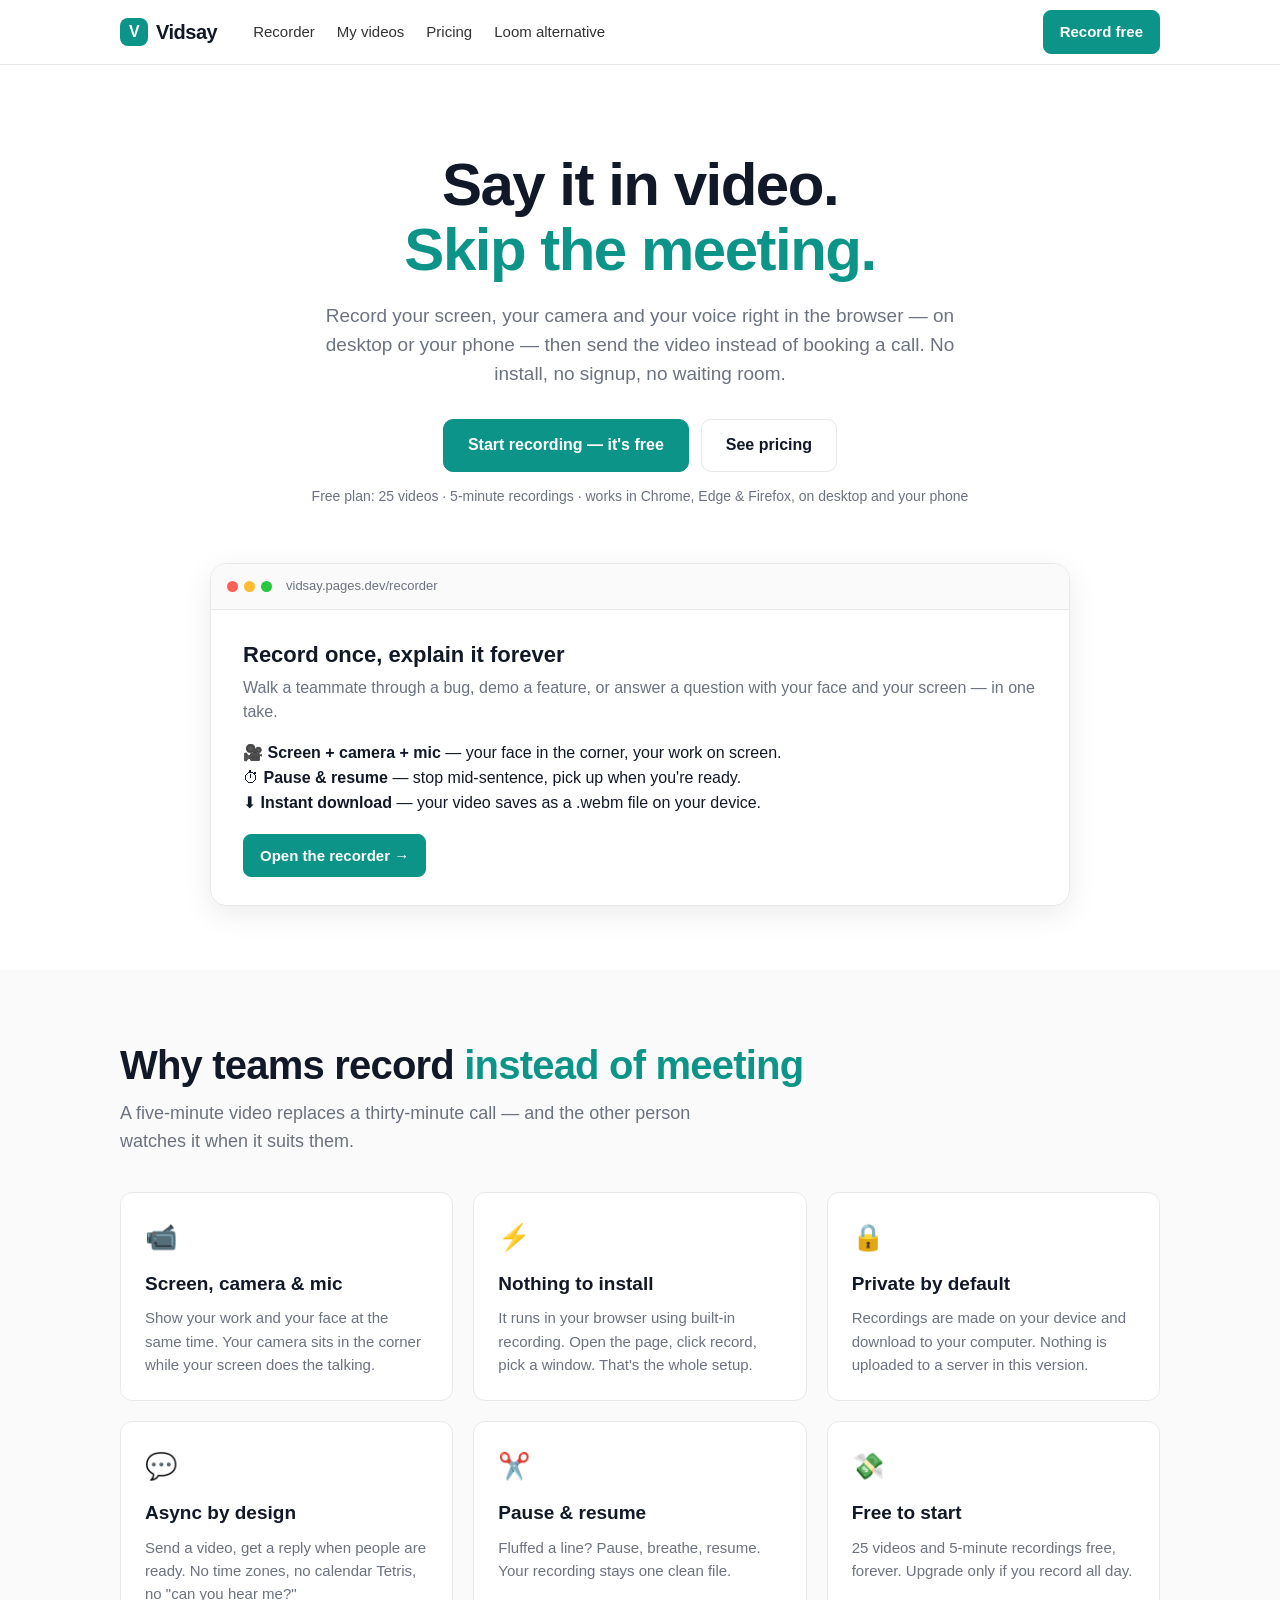
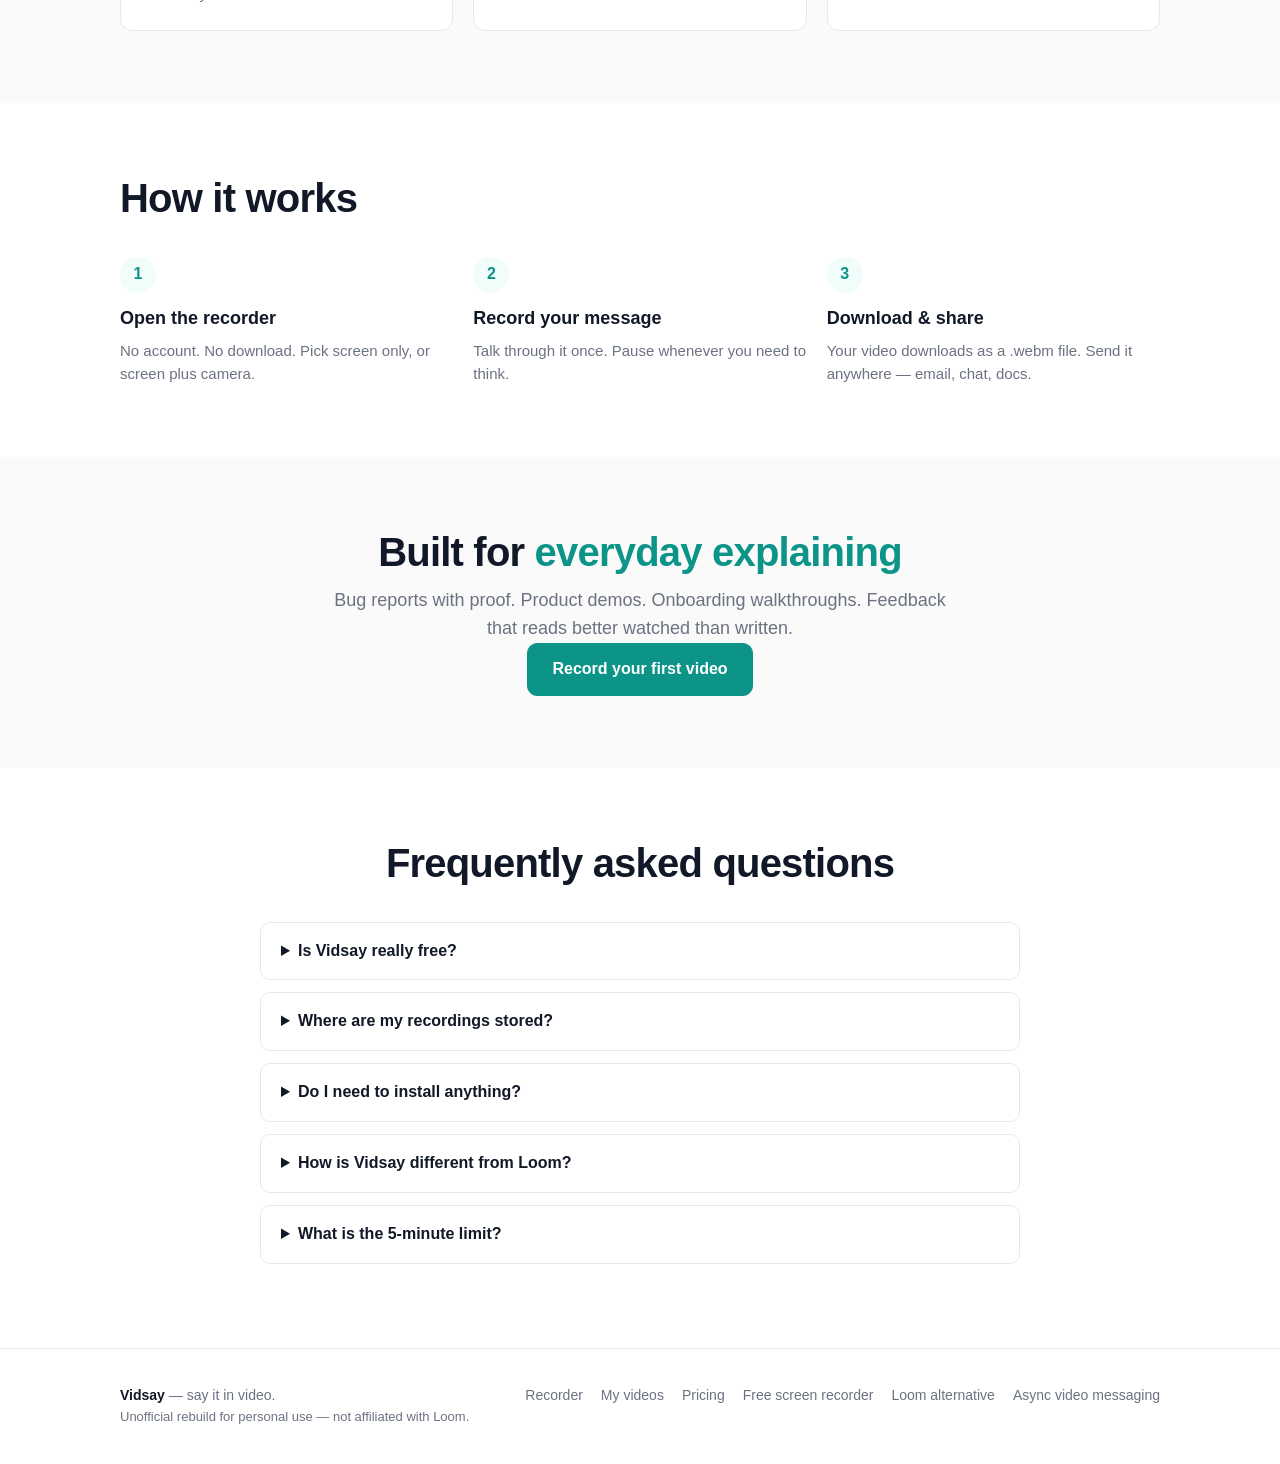
<file: index.html>
<!DOCTYPE html>
<html lang="en">
<head>
<meta charset="UTF-8">
<meta name="viewport" content="width=device-width, initial-scale=1">
<title>Vidsay — Record Your Screen, Say It in Video | Free Async Video Messages</title>
<meta name="description" content="Record your screen, camera and mic right in the browser and share the video as a download link. No meeting, no signup, no install. Free for 25 videos.">
<link rel="canonical" href="https://vidsay.pages.dev/">
<meta property="og:type" content="website">
<meta property="og:site_name" content="Vidsay">
<meta property="og:title" content="Vidsay — Record Your Screen, Say It in Video">
<meta property="og:description" content="Record your screen, camera and mic right in the browser and share the video as a download link. No meeting, no signup, no install.">
<meta property="og:url" content="https://vidsay.pages.dev/">
<meta name="twitter:card" content="summary">
<meta name="twitter:title" content="Vidsay — Record Your Screen, Say It in Video">
<meta name="twitter:description" content="Record your screen, camera and mic right in the browser and share the video as a download link. No meeting, no signup, no install.">
<script type="application/ld+json">
[
  {
    "@context": "https://schema.org",
    "@type": "SoftwareApplication",
    "name": "Vidsay",
    "applicationCategory": "MultimediaApplication",
    "operatingSystem": "Web",
    "url": "https://vidsay.pages.dev/",
    "description": "Record your screen, camera and mic right in the browser and share the video as a download link. No meeting, no signup, no install.",
    "offers": {"@type": "Offer", "price": "0", "priceCurrency": "USD"}
  },
  {
    "@context": "https://schema.org",
    "@type": "FAQPage",
    "mainEntity": [
      {"@type": "Question", "name": "Is Vidsay really free?", "acceptedAnswer": {"@type": "Answer", "text": "Yes. The free plan includes 25 videos and recordings up to 5 minutes each, with screen, camera and mic recording in the browser. No account and no install needed."}},
      {"@type": "Question", "name": "Where are my recordings stored?", "acceptedAnswer": {"@type": "Answer", "text": "On your own device. Vidsay records in your browser and downloads the video file (.webm) to your computer. There is no cloud storage in this version, so nothing is uploaded anywhere."}},
      {"@type": "Question", "name": "Do I need to install anything?", "acceptedAnswer": {"@type": "Answer", "text": "No. Vidsay runs in a modern browser (Chrome, Edge or Firefox) using built-in recording. On desktop you can share your screen; on your phone it records with your camera. Click Record and pick what to share."}},
      {"@type": "Question", "name": "How is Vidsay different from Loom?", "acceptedAnswer": {"@type": "Answer", "text": "Loom stores your videos in the cloud and charges for longer recordings and AI features. Vidsay is a lightweight, browser-only alternative: your recordings stay on your device, the recorder is free, and there is no account to create."}}
    ]
  }
]
</script>
<link rel="stylesheet" href="styles.css">
<link rel="icon" href="data:image/svg+xml,<svg xmlns='http://www.w3.org/2000/svg' viewBox='0 0 100 100'><rect width='100' height='100' rx='20' fill='%230d9488'/><text x='50' y='68' font-size='52' text-anchor='middle' fill='white' font-family='sans-serif' font-weight='bold'>V</text></svg>">
</head>
<body>
<header class="site">
  <div class="wrap nav">
    <a class="logo" href="index.html"><span class="mark">V</span> Vidsay</a>
    <nav>
      <a href="recorder.html">Recorder</a>
      <a href="library.html">My videos</a>
      <a href="pricing.html">Pricing</a>
      <a href="loom-alternative.html">Loom alternative</a>
    </nav>
    <div class="spacer"></div>
    <a class="btn primary" href="recorder.html">Record free</a>
  </div>
</header>

<main>
<section class="hero">
  <div class="wrap">
    <h1>Say it in video.<br><span class="hl">Skip the meeting.</span></h1>
    <p class="lede">Record your screen, your camera and your voice right in the browser — on desktop or your phone — then send the video instead of booking a call. No install, no signup, no waiting room.</p>
    <div class="cta-row">
      <a class="btn primary big" href="recorder.html">Start recording — it's free</a>
      <a class="btn big" href="pricing.html">See pricing</a>
    </div>
    <p class="fine">Free plan: 25 videos · 5-minute recordings · works in Chrome, Edge &amp; Firefox, on desktop and your phone</p>
    <div class="hero-shot">
      <div class="bar"><i></i><i></i><i></i><span>vidsay.pages.dev/recorder</span></div>
      <div class="demo">
        <h3>Record once, explain it forever</h3>
        <p class="muted">Walk a teammate through a bug, demo a feature, or answer a question with your face and your screen — in one take.</p>
        <p style="margin-top:16px">🎥 <b>Screen + camera + mic</b> — your face in the corner, your work on screen.<br>
        ⏱ <b>Pause &amp; resume</b> — stop mid-sentence, pick up when you're ready.<br>
        ⬇ <b>Instant download</b> — your video saves as a .webm file on your device.</p>
        <p style="margin-top:18px"><a class="btn primary" href="recorder.html">Open the recorder →</a></p>
      </div>
    </div>
  </div>
</section>

<section class="block alt">
  <div class="wrap">
    <h2 class="sec">Why teams record <span class="hl">instead of meeting</span></h2>
    <p class="sec-sub">A five-minute video replaces a thirty-minute call — and the other person watches it when it suits them.</p>
    <div class="grid3">
      <div class="card"><div class="ico">📹</div><h3>Screen, camera &amp; mic</h3><p>Show your work and your face at the same time. Your camera sits in the corner while your screen does the talking.</p></div>
      <div class="card"><div class="ico">⚡</div><h3>Nothing to install</h3><p>It runs in your browser using built-in recording. Open the page, click record, pick a window. That's the whole setup.</p></div>
      <div class="card"><div class="ico">🔒</div><h3>Private by default</h3><p>Recordings are made on your device and download to your computer. Nothing is uploaded to a server in this version.</p></div>
      <div class="card"><div class="ico">💬</div><h3>Async by design</h3><p>Send a video, get a reply when people are ready. No time zones, no calendar Tetris, no "can you hear me?"</p></div>
      <div class="card"><div class="ico">✂️</div><h3>Pause &amp; resume</h3><p>Fluffed a line? Pause, breathe, resume. Your recording stays one clean file.</p></div>
      <div class="card"><div class="ico">💸</div><h3>Free to start</h3><p>25 videos and 5-minute recordings free, forever. Upgrade only if you record all day.</p></div>
    </div>
  </div>
</section>

<section class="block">
  <div class="wrap">
    <h2 class="sec">How it works</h2>
    <div class="steps">
      <div class="step"><div class="num">1</div><h3>Open the recorder</h3><p>No account. No download. Pick screen only, or screen plus camera.</p></div>
      <div class="step"><div class="num">2</div><h3>Record your message</h3><p>Talk through it once. Pause whenever you need to think.</p></div>
      <div class="step"><div class="num">3</div><h3>Download &amp; share</h3><p>Your video downloads as a .webm file. Send it anywhere — email, chat, docs.</p></div>
    </div>
  </div>
</section>

<section class="block alt">
  <div class="wrap center">
    <h2 class="sec">Built for <span class="hl">everyday explaining</span></h2>
    <p class="sec-sub" style="margin-left:auto;margin-right:auto">Bug reports with proof. Product demos. Onboarding walkthroughs. Feedback that reads better watched than written.</p>
    <div class="cta-row">
      <a class="btn primary big" href="recorder.html">Record your first video</a>
    </div>
  </div>
</section>

<section class="block">
  <div class="wrap">
    <h2 class="sec center">Frequently asked questions</h2>
    <div class="faq">
      <details><summary>Is Vidsay really free?</summary><p>Yes. The free plan includes 25 videos and recordings up to 5 minutes each, with screen, camera and mic recording in the browser. No account and no install needed.</p></details>
      <details><summary>Where are my recordings stored?</summary><p>On your own device. Vidsay records in your browser and downloads the video file (.webm) to your computer. There is no cloud storage in this version, so nothing is uploaded anywhere.</p></details>
      <details><summary>Do I need to install anything?</summary><p>No. Vidsay runs in a modern browser (Chrome, Edge or Firefox) using built-in recording. On desktop you can share your screen; on your phone it records with your camera. Click Record and pick what to share.</p></details>
      <details><summary>How is Vidsay different from Loom?</summary><p>Loom stores your videos in the cloud and charges for longer recordings and AI features. Vidsay is a lightweight, browser-only alternative: your recordings stay on your device, the recorder is free, and there is no account to create.</p></details>
      <details><summary>What is the 5-minute limit?</summary><p>Free recordings stop automatically at 5 minutes. Pro ($12/user/month) removes the cap and the watermark, and adds longer recordings — AI summaries and transcripts are marked as coming soon and are not available yet.</p></details>
    </div>
  </div>
</section>
</main>

<footer class="site">
  <div class="wrap cols">
    <div>
      <b style="color:var(--ink)">Vidsay</b> — say it in video.<br>
      <span class="small">Unofficial rebuild for personal use — not affiliated with Loom.</span>
    </div>
    <nav>
      <a href="recorder.html">Recorder</a>
      <a href="library.html">My videos</a>
      <a href="pricing.html">Pricing</a>
      <a href="free-screen-recorder.html">Free screen recorder</a>
      <a href="loom-alternative.html">Loom alternative</a>
      <a href="async-video-messaging.html">Async video messaging</a>
    </nav>
  </div>
</footer>
</body>
</html>
</file>
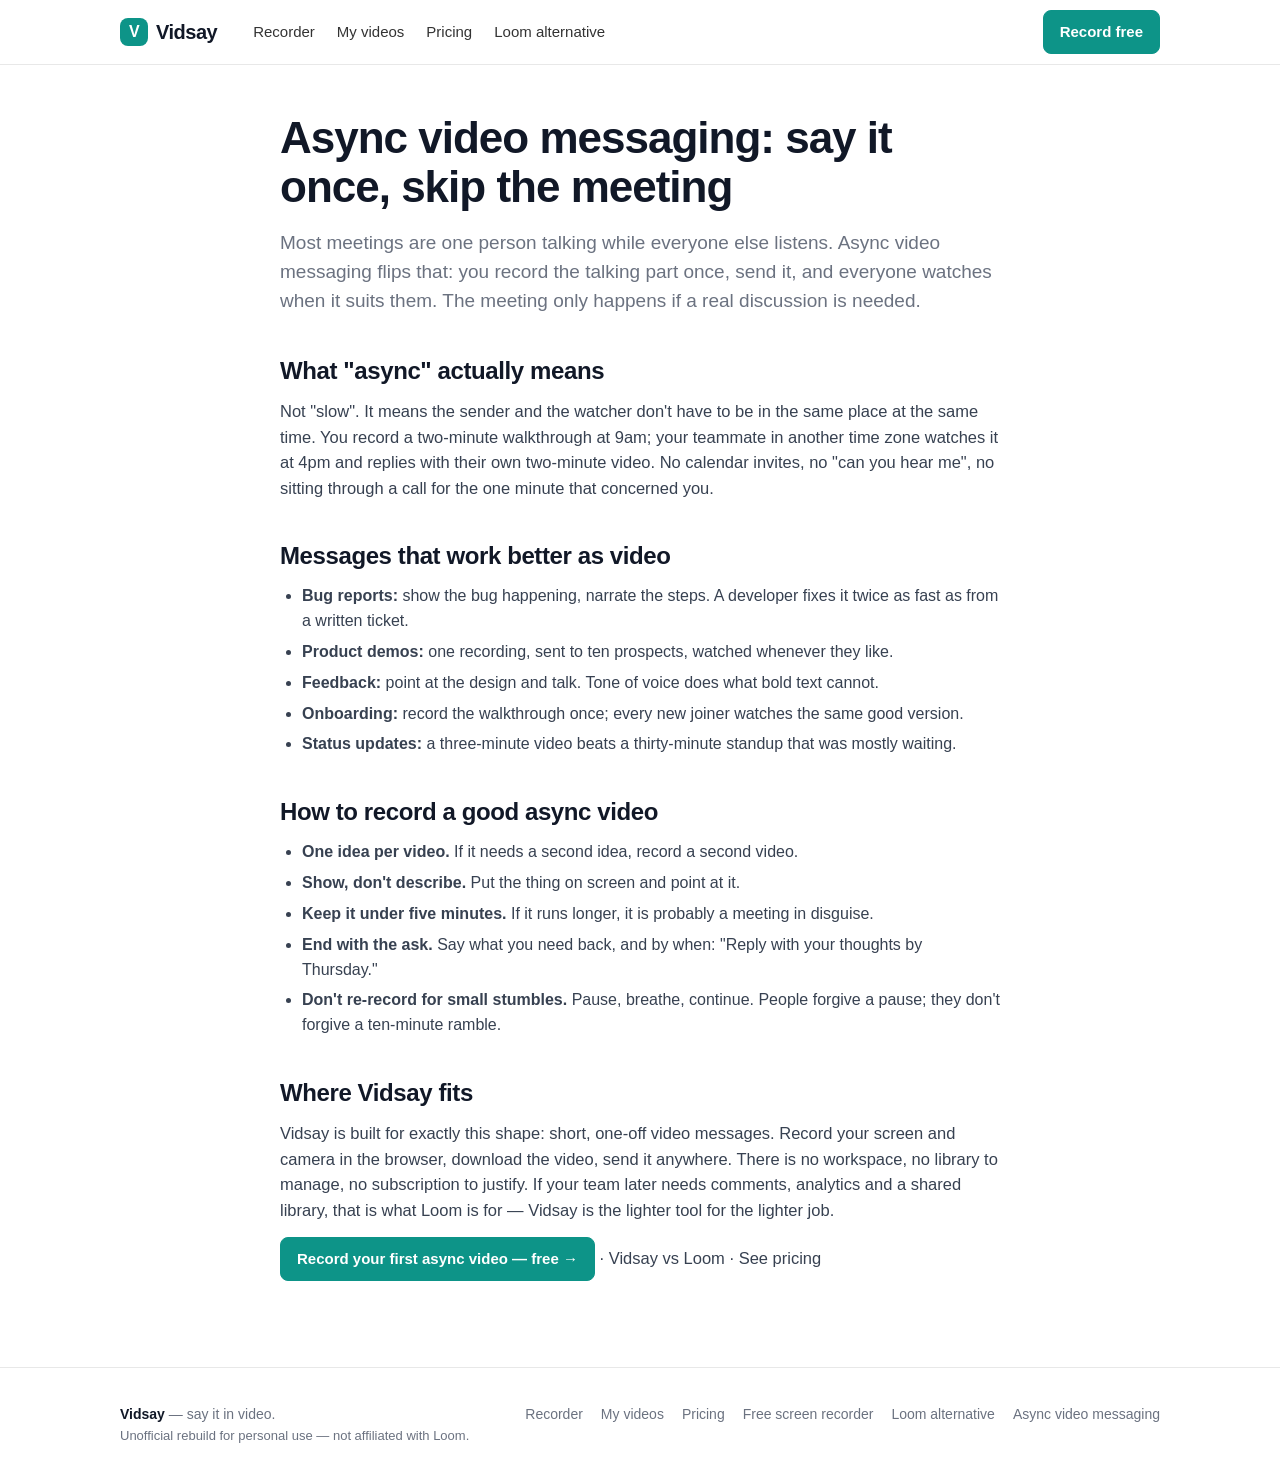
<file: async-video-messaging.html>
<!DOCTYPE html>
<html lang="en">
<head>
<meta charset="UTF-8">
<meta name="viewport" content="width=device-width, initial-scale=1">
<title>Async Video Messaging — Replace Meetings With Video | Vidsay</title>
<meta name="description" content="Async video messaging means recording a short video instead of booking a meeting. Record your screen and voice with Vidsay, send the link, and let people reply when it suits them.">
<link rel="canonical" href="https://vidsay.pages.dev/async-video-messaging">
<meta property="og:type" content="website">
<meta property="og:site_name" content="Vidsay">
<meta property="og:title" content="Async Video Messaging — Vidsay">
<meta property="og:description" content="Record a short video instead of booking a meeting. Screen, camera and mic, in the browser — free.">
<meta property="og:url" content="https://vidsay.pages.dev/async-video-messaging">
<meta name="twitter:card" content="summary">
<meta name="twitter:title" content="Async Video Messaging — Vidsay">
<meta name="twitter:description" content="Record a short video instead of booking a meeting. Screen, camera and mic, in the browser — free.">
<script type="application/ld+json">
{"@context":"https://schema.org","@type":"FAQPage","mainEntity":[
{"@type":"Question","name":"What is async video messaging?","acceptedAnswer":{"@type":"Answer","text":"It means recording a short video message instead of meeting live. The other person watches it when it suits them and replies in their own time — no calendar, no time zones, no waiting room."}},
{"@type":"Question","name":"When is a video better than a meeting?","acceptedAnswer":{"@type":"Answer","text":"When the message is one-way: a demo, a bug report, feedback, an update, or an explanation. If a real discussion is needed, meet. If you are mostly talking and they are mostly listening, record."}},
{"@type":"Question","name":"How long should an async video be?","acceptedAnswer":{"@type":"Answer","text":"Short. Aim for two to five minutes — one idea, one screen, one take. Vidsay's free plan caps recordings at 5 minutes, which is a good discipline: if it needs longer, it is probably a meeting."}}
]}
</script>
<link rel="stylesheet" href="styles.css">
<link rel="icon" href="data:image/svg+xml,<svg xmlns='http://www.w3.org/2000/svg' viewBox='0 0 100 100'><rect width='100' height='100' rx='20' fill='%230d9488'/><text x='50' y='68' font-size='52' text-anchor='middle' fill='white' font-family='sans-serif' font-weight='bold'>V</text></svg>">
</head>
<body>
<header class="site">
  <div class="wrap nav">
    <a class="logo" href="index.html"><span class="mark">V</span> Vidsay</a>
    <nav>
      <a href="recorder.html">Recorder</a>
      <a href="library.html">My videos</a>
      <a href="pricing.html">Pricing</a>
      <a href="loom-alternative.html">Loom alternative</a>
    </nav>
    <div class="spacer"></div>
    <a class="btn primary" href="recorder.html">Record free</a>
  </div>
</header>

<main>
<div class="prose">
  <h1>Async video messaging: say it once, skip the meeting</h1>
  <p class="lede">Most meetings are one person talking while everyone else listens. Async video messaging flips that: you record the talking part once, send it, and everyone watches when it suits them. The meeting only happens if a real discussion is needed.</p>

  <h2>What "async" actually means</h2>
  <p>Not "slow". It means the sender and the watcher don't have to be in the same place at the same time. You record a two-minute walkthrough at 9am; your teammate in another time zone watches it at 4pm and replies with their own two-minute video. No calendar invites, no "can you hear me", no sitting through a call for the one minute that concerned you.</p>

  <h2>Messages that work better as video</h2>
  <ul>
    <li><b>Bug reports:</b> show the bug happening, narrate the steps. A developer fixes it twice as fast as from a written ticket.</li>
    <li><b>Product demos:</b> one recording, sent to ten prospects, watched whenever they like.</li>
    <li><b>Feedback:</b> point at the design and talk. Tone of voice does what bold text cannot.</li>
    <li><b>Onboarding:</b> record the walkthrough once; every new joiner watches the same good version.</li>
    <li><b>Status updates:</b> a three-minute video beats a thirty-minute standup that was mostly waiting.</li>
  </ul>

  <h2>How to record a good async video</h2>
  <ul>
    <li><b>One idea per video.</b> If it needs a second idea, record a second video.</li>
    <li><b>Show, don't describe.</b> Put the thing on screen and point at it.</li>
    <li><b>Keep it under five minutes.</b> If it runs longer, it is probably a meeting in disguise.</li>
    <li><b>End with the ask.</b> Say what you need back, and by when: "Reply with your thoughts by Thursday."</li>
    <li><b>Don't re-record for small stumbles.</b> Pause, breathe, continue. People forgive a pause; they don't forgive a ten-minute ramble.</li>
  </ul>

  <h2>Where Vidsay fits</h2>
  <p>Vidsay is built for exactly this shape: short, one-off video messages. Record your screen and camera in the browser, download the video, send it anywhere. There is no workspace, no library to manage, no subscription to justify. If your team later needs comments, analytics and a shared library, that is what Loom is for — Vidsay is the lighter tool for the lighter job.</p>
  <p><a class="btn primary" href="recorder.html">Record your first async video — free →</a> · <a href="loom-alternative.html">Vidsay vs Loom</a> · <a href="pricing.html">See pricing</a></p>
</div>
</main>

<footer class="site">
  <div class="wrap cols">
    <div>
      <b style="color:var(--ink)">Vidsay</b> — say it in video.<br>
      <span class="small">Unofficial rebuild for personal use — not affiliated with Loom.</span>
    </div>
    <nav>
      <a href="recorder.html">Recorder</a>
      <a href="library.html">My videos</a>
      <a href="pricing.html">Pricing</a>
      <a href="free-screen-recorder.html">Free screen recorder</a>
      <a href="loom-alternative.html">Loom alternative</a>
      <a href="async-video-messaging.html">Async video messaging</a>
    </nav>
  </div>
</footer>
</body>
</html>
</file>
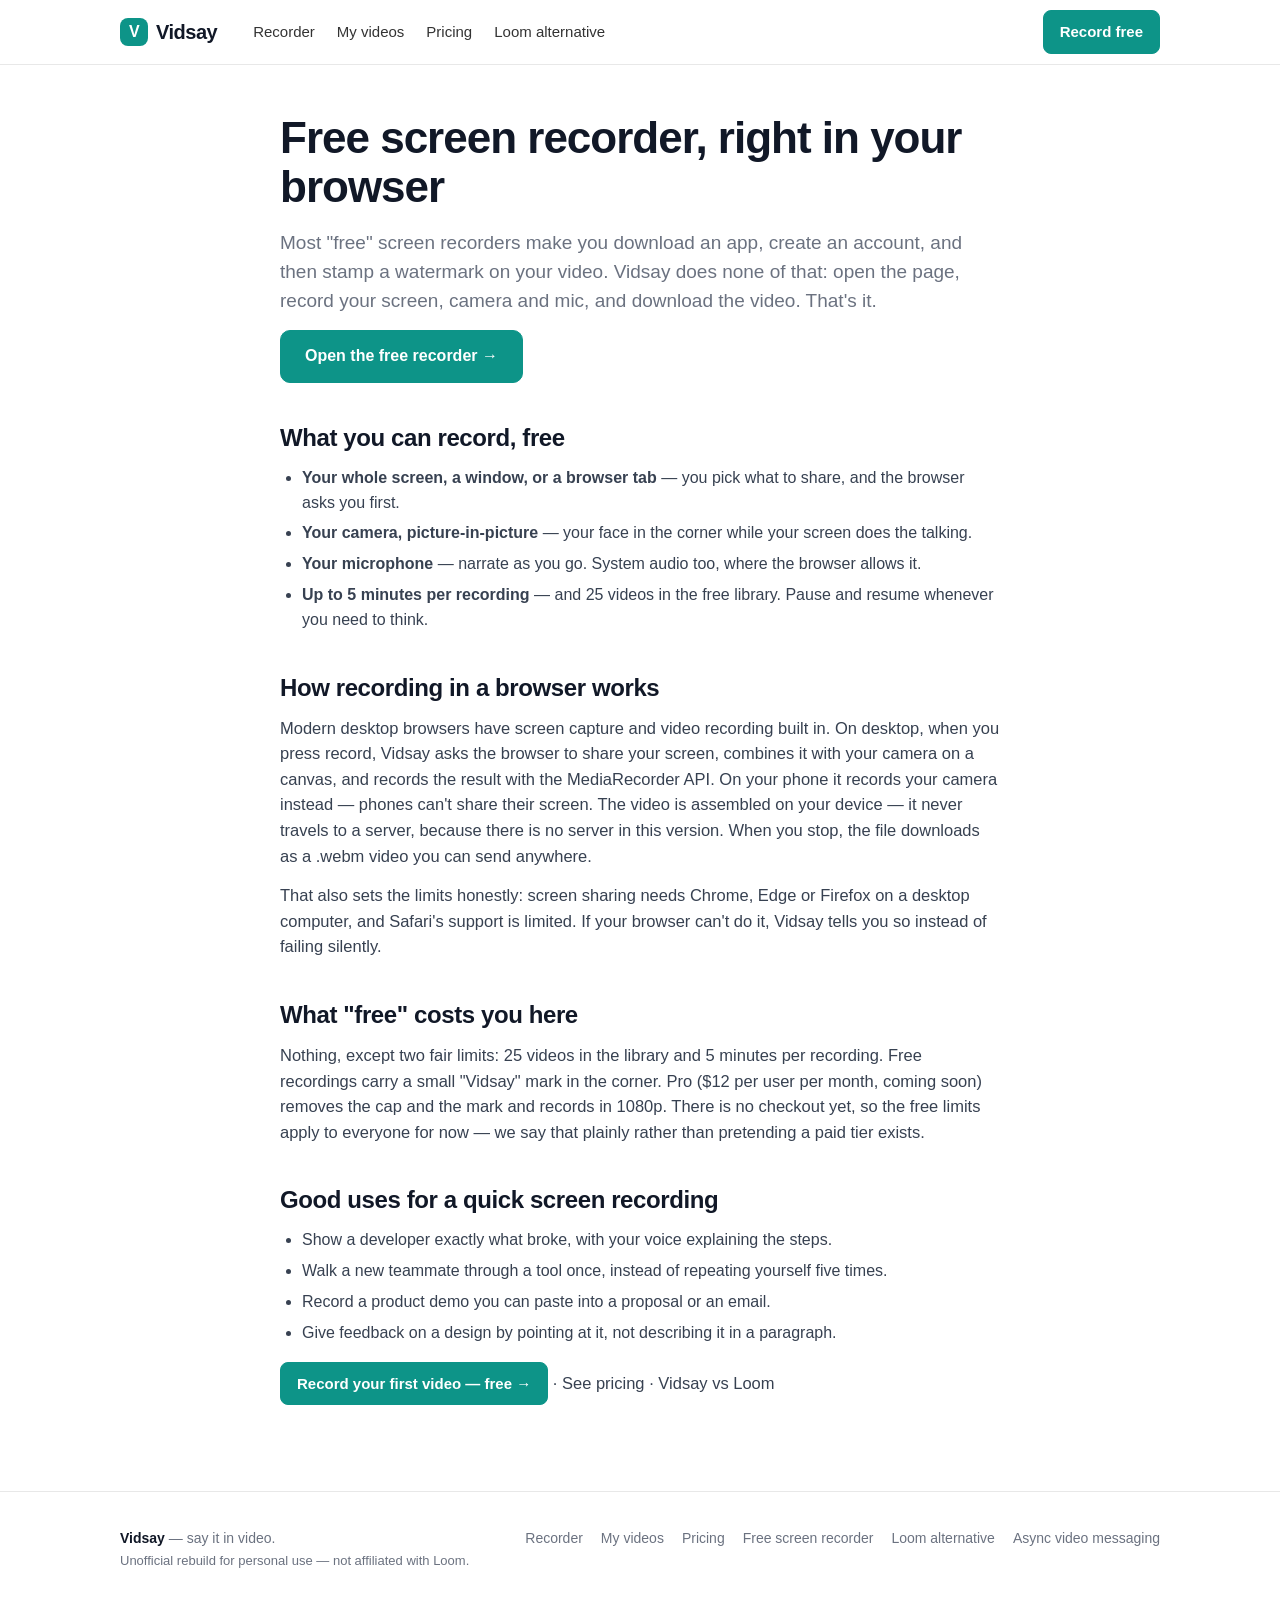
<file: free-screen-recorder.html>
<!DOCTYPE html>
<html lang="en">
<head>
<meta charset="UTF-8">
<meta name="viewport" content="width=device-width, initial-scale=1">
<title>Free Screen Recorder — Record Screen, Camera &amp; Mic Online | Vidsay</title>
<meta name="description" content="A free screen recorder that runs in your browser: record your screen, camera and mic, pause and resume, and download the video as a .webm file. No install, no signup, no watermark on Pro.">
<link rel="canonical" href="https://vidsay.pages.dev/free-screen-recorder">
<meta property="og:type" content="website">
<meta property="og:site_name" content="Vidsay">
<meta property="og:title" content="Free Screen Recorder — Vidsay">
<meta property="og:description" content="Record your screen, camera and mic in the browser. Free, no install, no signup — download as .webm.">
<meta property="og:url" content="https://vidsay.pages.dev/free-screen-recorder">
<meta name="twitter:card" content="summary">
<meta name="twitter:title" content="Free Screen Recorder — Vidsay">
<meta name="twitter:description" content="Record your screen, camera and mic in the browser. Free, no install, no signup — download as .webm.">
<script type="application/ld+json">
{"@context":"https://schema.org","@type":"FAQPage","mainEntity":[
{"@type":"Question","name":"Is there really a free screen recorder with no install?","acceptedAnswer":{"@type":"Answer","text":"Yes. Vidsay runs in Chrome, Edge or Firefox — screen sharing on desktop, camera recording on your phone. Open the recorder, pick what to share, and press record — nothing to download."}},
{"@type":"Question","name":"How long can I record for free?","acceptedAnswer":{"@type":"Answer","text":"Free recordings run up to 5 minutes each, and you can keep 25 videos in the browser library. Pro ($12/user/month, coming soon) removes the cap."}},
{"@type":"Question","name":"What format are the recordings?","acceptedAnswer":{"@type":"Answer","text":"Recordings download as .webm video files, which play in any modern browser and most video players. There is no cloud storage in this version — the file is yours, on your device."}}
]}
</script>
<link rel="stylesheet" href="styles.css">
<link rel="icon" href="data:image/svg+xml,<svg xmlns='http://www.w3.org/2000/svg' viewBox='0 0 100 100'><rect width='100' height='100' rx='20' fill='%230d9488'/><text x='50' y='68' font-size='52' text-anchor='middle' fill='white' font-family='sans-serif' font-weight='bold'>V</text></svg>">
</head>
<body>
<header class="site">
  <div class="wrap nav">
    <a class="logo" href="index.html"><span class="mark">V</span> Vidsay</a>
    <nav>
      <a href="recorder.html">Recorder</a>
      <a href="library.html">My videos</a>
      <a href="pricing.html">Pricing</a>
      <a href="loom-alternative.html">Loom alternative</a>
    </nav>
    <div class="spacer"></div>
    <a class="btn primary" href="recorder.html">Record free</a>
  </div>
</header>

<main>
<div class="prose">
  <h1>Free screen recorder, right in your browser</h1>
  <p class="lede">Most "free" screen recorders make you download an app, create an account, and then stamp a watermark on your video. Vidsay does none of that: open the page, record your screen, camera and mic, and download the video. That's it.</p>
  <p><a class="btn primary big" href="recorder.html">Open the free recorder →</a></p>

  <h2>What you can record, free</h2>
  <ul>
    <li><b>Your whole screen, a window, or a browser tab</b> — you pick what to share, and the browser asks you first.</li>
    <li><b>Your camera, picture-in-picture</b> — your face in the corner while your screen does the talking.</li>
    <li><b>Your microphone</b> — narrate as you go. System audio too, where the browser allows it.</li>
    <li><b>Up to 5 minutes per recording</b> — and 25 videos in the free library. Pause and resume whenever you need to think.</li>
  </ul>

  <h2>How recording in a browser works</h2>
  <p>Modern desktop browsers have screen capture and video recording built in. On desktop, when you press record, Vidsay asks the browser to share your screen, combines it with your camera on a canvas, and records the result with the MediaRecorder API. On your phone it records your camera instead — phones can't share their screen. The video is assembled on your device — it never travels to a server, because there is no server in this version. When you stop, the file downloads as a .webm video you can send anywhere.</p>
  <p>That also sets the limits honestly: screen sharing needs Chrome, Edge or Firefox on a desktop computer, and Safari's support is limited. If your browser can't do it, Vidsay tells you so instead of failing silently.</p>

  <h2>What "free" costs you here</h2>
  <p>Nothing, except two fair limits: 25 videos in the library and 5 minutes per recording. Free recordings carry a small "Vidsay" mark in the corner. Pro ($12 per user per month, coming soon) removes the cap and the mark and records in 1080p. There is no checkout yet, so the free limits apply to everyone for now — we say that plainly rather than pretending a paid tier exists.</p>

  <h2>Good uses for a quick screen recording</h2>
  <ul>
    <li>Show a developer exactly what broke, with your voice explaining the steps.</li>
    <li>Walk a new teammate through a tool once, instead of repeating yourself five times.</li>
    <li>Record a product demo you can paste into a proposal or an email.</li>
    <li>Give feedback on a design by pointing at it, not describing it in a paragraph.</li>
  </ul>
  <p><a class="btn primary" href="recorder.html">Record your first video — free →</a> · <a href="pricing.html">See pricing</a> · <a href="loom-alternative.html">Vidsay vs Loom</a></p>
</div>
</main>

<footer class="site">
  <div class="wrap cols">
    <div>
      <b style="color:var(--ink)">Vidsay</b> — say it in video.<br>
      <span class="small">Unofficial rebuild for personal use — not affiliated with Loom.</span>
    </div>
    <nav>
      <a href="recorder.html">Recorder</a>
      <a href="library.html">My videos</a>
      <a href="pricing.html">Pricing</a>
      <a href="free-screen-recorder.html">Free screen recorder</a>
      <a href="loom-alternative.html">Loom alternative</a>
      <a href="async-video-messaging.html">Async video messaging</a>
    </nav>
  </div>
</footer>
</body>
</html>
</file>
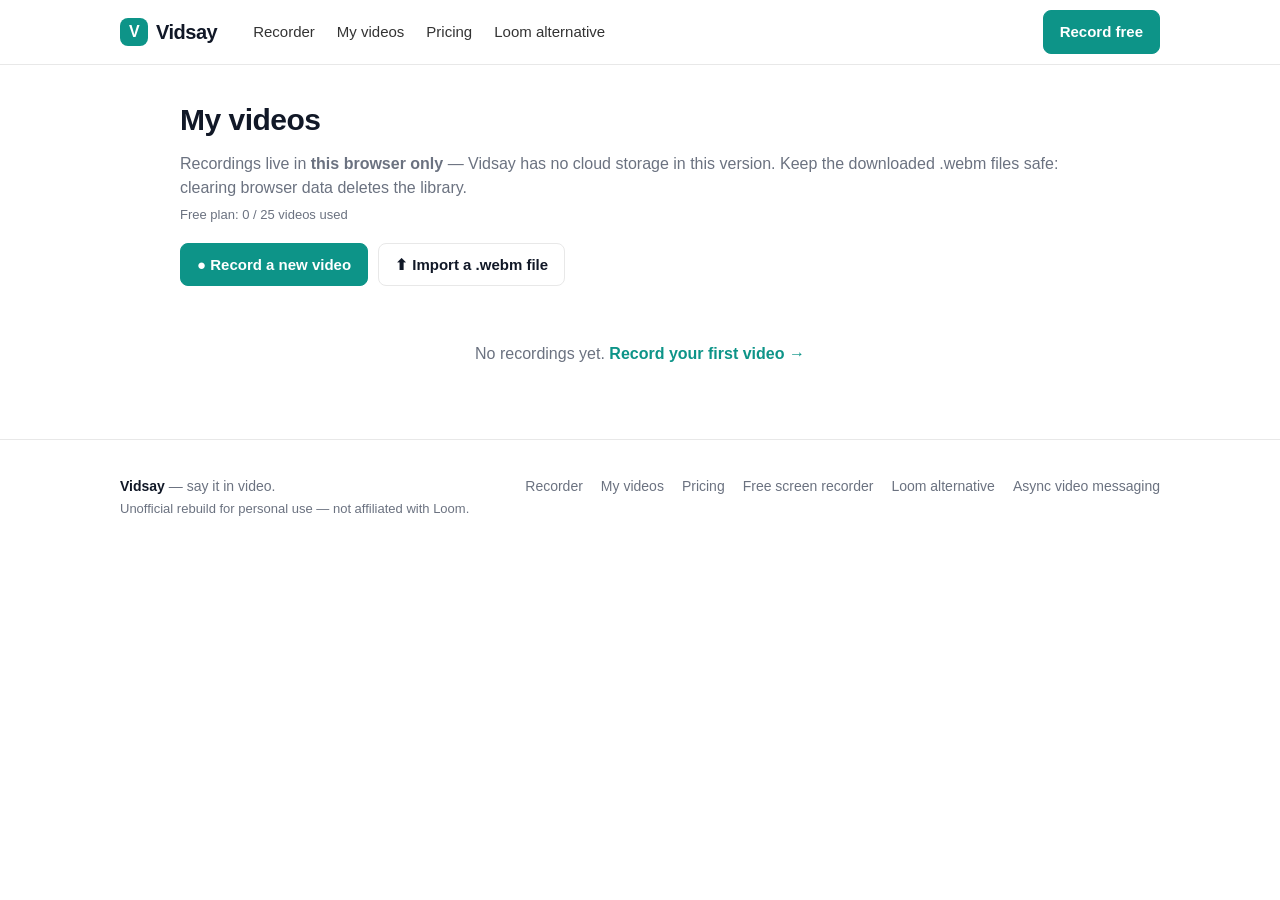
<file: library.html>
<!DOCTYPE html>
<html lang="en">
<head>
<meta charset="UTF-8">
<meta name="viewport" content="width=device-width, initial-scale=1">
<title>My Videos — Vidsay | Your Recordings, In This Browser</title>
<meta name="description" content="Your Vidsay recordings, saved in this browser. Play, download, import or delete them. Nothing is stored on a server.">
<link rel="canonical" href="https://vidsay.pages.dev/library">
<meta property="og:type" content="website">
<meta property="og:site_name" content="Vidsay">
<meta property="og:title" content="My Videos — Vidsay">
<meta property="og:description" content="Your Vidsay recordings, saved in this browser. Play, download, import or delete them.">
<meta property="og:url" content="https://vidsay.pages.dev/library">
<meta name="twitter:card" content="summary">
<meta name="twitter:title" content="My Videos — Vidsay">
<meta name="twitter:description" content="Your Vidsay recordings, saved in this browser. Play, download, import or delete them.">
<link rel="stylesheet" href="styles.css">
<link rel="icon" href="data:image/svg+xml,<svg xmlns='http://www.w3.org/2000/svg' viewBox='0 0 100 100'><rect width='100' height='100' rx='20' fill='%230d9488'/><text x='50' y='68' font-size='52' text-anchor='middle' fill='white' font-family='sans-serif' font-weight='bold'>V</text></svg>">
</head>
<body>
<header class="site">
  <div class="wrap nav">
    <a class="logo" href="index.html"><span class="mark">V</span> Vidsay</a>
    <nav>
      <a href="recorder.html">Recorder</a>
      <a href="library.html">My videos</a>
      <a href="pricing.html">Pricing</a>
      <a href="loom-alternative.html">Loom alternative</a>
    </nav>
    <div class="spacer"></div>
    <a class="btn primary" href="recorder.html">Record free</a>
  </div>
</header>

<main>
<div class="rec-wrap">
  <h1 style="font-size:30px;letter-spacing:-.5px">My videos</h1>
  <p class="muted" style="margin:8px 0 4px">Recordings live in <b>this browser only</b> — Vidsay has no cloud storage in this version. Keep the downloaded .webm files safe: clearing browser data deletes the library.</p>
  <p class="small muted" id="libCount">Free plan: 0 / 25 videos used</p>

  <div class="alert info" id="infoBox"></div>
  <div class="alert err" id="errBox"></div>

  <div class="rec-controls">
    <a class="btn primary" href="recorder.html">● Record a new video</a>
    <label class="btn" for="importFile" style="cursor:pointer">⬆ Import a .webm file</label>
    <input type="file" id="importFile" accept="video/webm,video/*" style="display:none">
  </div>

  <div class="lib-list" id="libList"></div>
  <p class="muted center" id="emptyMsg" style="margin-top:32px;display:none">No recordings yet. <a href="recorder.html" style="color:var(--accent);font-weight:600">Record your first video →</a></p>
</div>
</main>

<footer class="site">
  <div class="wrap cols">
    <div>
      <b style="color:var(--ink)">Vidsay</b> — say it in video.<br>
      <span class="small">Unofficial rebuild for personal use — not affiliated with Loom.</span>
    </div>
    <nav>
      <a href="recorder.html">Recorder</a>
      <a href="library.html">My videos</a>
      <a href="pricing.html">Pricing</a>
      <a href="free-screen-recorder.html">Free screen recorder</a>
      <a href="loom-alternative.html">Loom alternative</a>
      <a href="async-video-messaging.html">Async video messaging</a>
    </nav>
  </div>
</footer>

<script src="js/library.js"></script>
</body>
</html>
</file>
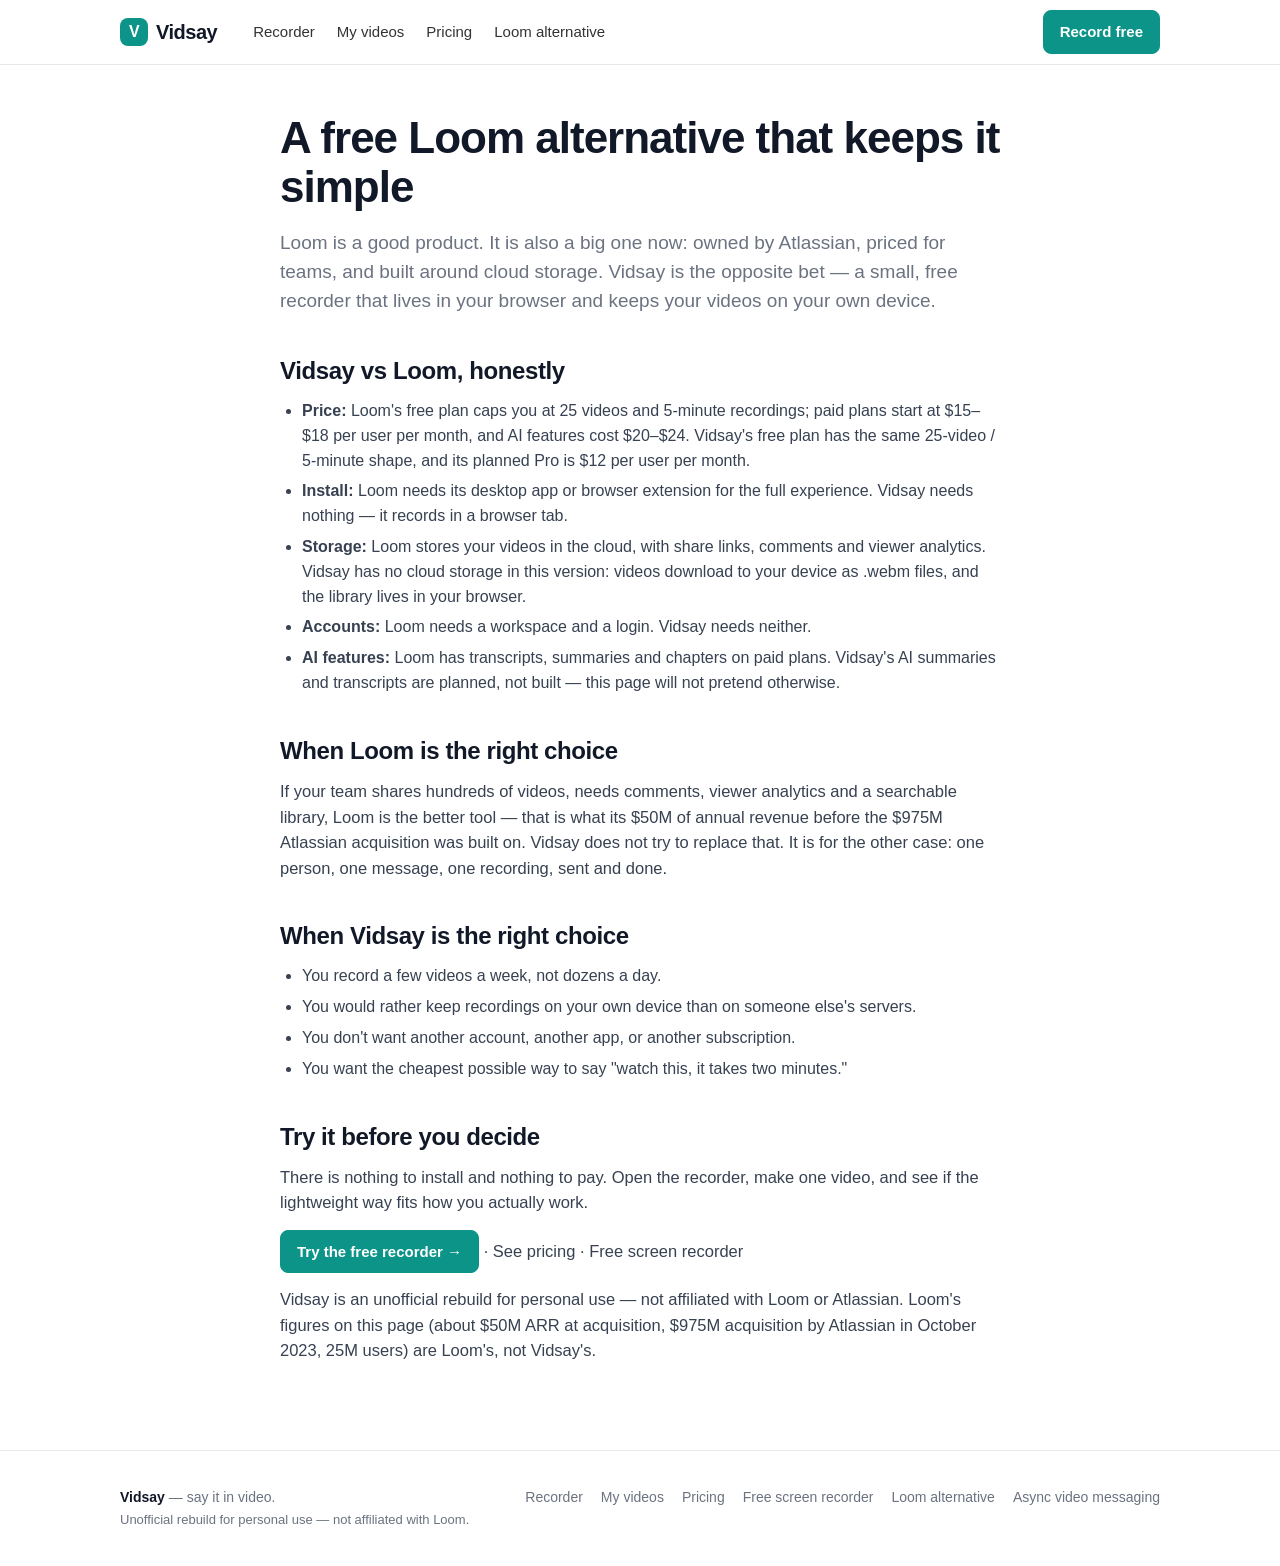
<file: loom-alternative.html>
<!DOCTYPE html>
<html lang="en">
<head>
<meta charset="UTF-8">
<meta name="viewport" content="width=device-width, initial-scale=1">
<title>Loom Alternative — Free, Lightweight &amp; Private | Vidsay</title>
<meta name="description" content="Vidsay is a free Loom alternative that records your screen, camera and mic in the browser. No install, no account, no cloud — your videos stay on your device.">
<link rel="canonical" href="https://vidsay.pages.dev/loom-alternative">
<meta property="og:type" content="website">
<meta property="og:site_name" content="Vidsay">
<meta property="og:title" content="Loom Alternative — Vidsay">
<meta property="og:description" content="A free Loom alternative: record screen, camera and mic in the browser. No install, no account, no cloud.">
<meta property="og:url" content="https://vidsay.pages.dev/loom-alternative">
<meta name="twitter:card" content="summary">
<meta name="twitter:title" content="Loom Alternative — Vidsay">
<meta name="twitter:description" content="A free Loom alternative: record screen, camera and mic in the browser. No install, no account, no cloud.">
<script type="application/ld+json">
{"@context":"https://schema.org","@type":"FAQPage","mainEntity":[
{"@type":"Question","name":"What is the best free alternative to Loom?","acceptedAnswer":{"@type":"Answer","text":"For quick screen + camera recordings with no install and no account, Vidsay is a free alternative: it records in the browser and downloads the video to your device. It has no cloud storage, so it suits short messages better than a team video library."}},
{"@type":"Question","name":"Is Vidsay affiliated with Loom?","acceptedAnswer":{"@type":"Answer","text":"No. Vidsay is an unofficial, independent rebuild for personal use. It is not affiliated with, endorsed by, or connected to Loom or Atlassian."}},
{"@type":"Question","name":"Why would I switch from Loom?","acceptedAnswer":{"@type":"Answer","text":"Three common reasons: Loom's free plan caps you at 25 videos and 5-minute recordings, its paid plans now start at $15–$18 per user per month, and your videos live on Loom's servers. If you want a lighter tool that keeps videos on your own device, Vidsay is the simpler option."}}
]}
</script>
<link rel="stylesheet" href="styles.css">
<link rel="icon" href="data:image/svg+xml,<svg xmlns='http://www.w3.org/2000/svg' viewBox='0 0 100 100'><rect width='100' height='100' rx='20' fill='%230d9488'/><text x='50' y='68' font-size='52' text-anchor='middle' fill='white' font-family='sans-serif' font-weight='bold'>V</text></svg>">
</head>
<body>
<header class="site">
  <div class="wrap nav">
    <a class="logo" href="index.html"><span class="mark">V</span> Vidsay</a>
    <nav>
      <a href="recorder.html">Recorder</a>
      <a href="library.html">My videos</a>
      <a href="pricing.html">Pricing</a>
      <a href="loom-alternative.html">Loom alternative</a>
    </nav>
    <div class="spacer"></div>
    <a class="btn primary" href="recorder.html">Record free</a>
  </div>
</header>

<main>
<div class="prose">
  <h1>A free Loom alternative that keeps it simple</h1>
  <p class="lede">Loom is a good product. It is also a big one now: owned by Atlassian, priced for teams, and built around cloud storage. Vidsay is the opposite bet — a small, free recorder that lives in your browser and keeps your videos on your own device.</p>

  <h2>Vidsay vs Loom, honestly</h2>
  <ul>
    <li><b>Price:</b> Loom's free plan caps you at 25 videos and 5-minute recordings; paid plans start at $15–$18 per user per month, and AI features cost $20–$24. Vidsay's free plan has the same 25-video / 5-minute shape, and its planned Pro is $12 per user per month.</li>
    <li><b>Install:</b> Loom needs its desktop app or browser extension for the full experience. Vidsay needs nothing — it records in a browser tab.</li>
    <li><b>Storage:</b> Loom stores your videos in the cloud, with share links, comments and viewer analytics. Vidsay has no cloud storage in this version: videos download to your device as .webm files, and the library lives in your browser.</li>
    <li><b>Accounts:</b> Loom needs a workspace and a login. Vidsay needs neither.</li>
    <li><b>AI features:</b> Loom has transcripts, summaries and chapters on paid plans. Vidsay's AI summaries and transcripts are planned, not built — this page will not pretend otherwise.</li>
  </ul>

  <h2>When Loom is the right choice</h2>
  <p>If your team shares hundreds of videos, needs comments, viewer analytics and a searchable library, Loom is the better tool — that is what its $50M of annual revenue before the $975M Atlassian acquisition was built on. Vidsay does not try to replace that. It is for the other case: one person, one message, one recording, sent and done.</p>

  <h2>When Vidsay is the right choice</h2>
  <ul>
    <li>You record a few videos a week, not dozens a day.</li>
    <li>You would rather keep recordings on your own device than on someone else's servers.</li>
    <li>You don't want another account, another app, or another subscription.</li>
    <li>You want the cheapest possible way to say "watch this, it takes two minutes."</li>
  </ul>

  <h2>Try it before you decide</h2>
  <p>There is nothing to install and nothing to pay. Open the recorder, make one video, and see if the lightweight way fits how you actually work.</p>
  <p><a class="btn primary" href="recorder.html">Try the free recorder →</a> · <a href="pricing.html">See pricing</a> · <a href="free-screen-recorder.html">Free screen recorder</a></p>
  <p class="small muted">Vidsay is an unofficial rebuild for personal use — not affiliated with Loom or Atlassian. Loom's figures on this page (about $50M ARR at acquisition, $975M acquisition by Atlassian in October 2023, 25M users) are Loom's, not Vidsay's.</p>
</div>
</main>

<footer class="site">
  <div class="wrap cols">
    <div>
      <b style="color:var(--ink)">Vidsay</b> — say it in video.<br>
      <span class="small">Unofficial rebuild for personal use — not affiliated with Loom.</span>
    </div>
    <nav>
      <a href="recorder.html">Recorder</a>
      <a href="library.html">My videos</a>
      <a href="pricing.html">Pricing</a>
      <a href="free-screen-recorder.html">Free screen recorder</a>
      <a href="loom-alternative.html">Loom alternative</a>
      <a href="async-video-messaging.html">Async video messaging</a>
    </nav>
  </div>
</footer>
</body>
</html>
</file>
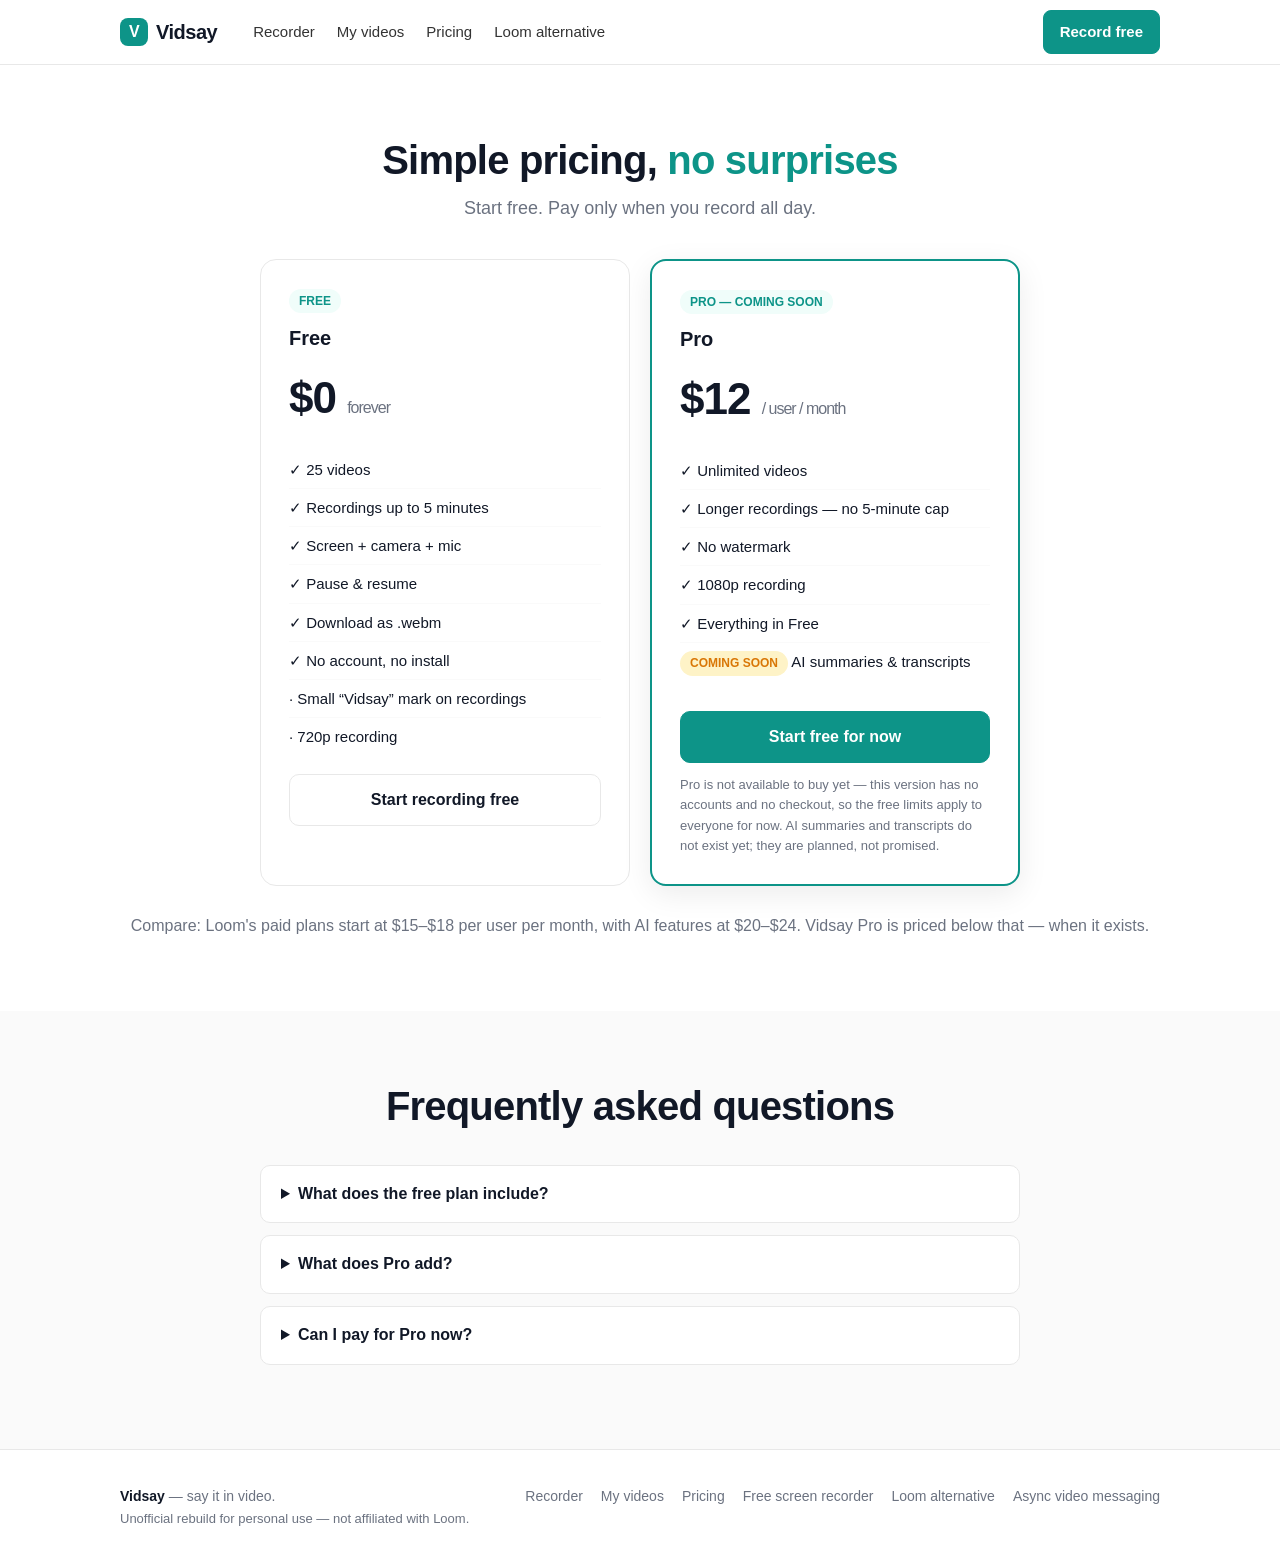
<file: pricing.html>
<!DOCTYPE html>
<html lang="en">
<head>
<meta charset="UTF-8">
<meta name="viewport" content="width=device-width, initial-scale=1">
<title>Pricing — Vidsay | Free Screen Recorder, Pro $12/user/month</title>
<meta name="description" content="Vidsay is free for 25 videos and 5-minute recordings. Pro is $12/user/month: unlimited videos, longer recordings, no watermark. AI summaries and transcripts coming soon.">
<link rel="canonical" href="https://vidsay.pages.dev/pricing">
<meta property="og:type" content="website">
<meta property="og:site_name" content="Vidsay">
<meta property="og:title" content="Pricing — Vidsay">
<meta property="og:description" content="Free for 25 videos and 5-minute recordings. Pro is $12/user/month: unlimited videos, longer recordings, no watermark.">
<meta property="og:url" content="https://vidsay.pages.dev/pricing">
<meta name="twitter:card" content="summary">
<meta name="twitter:title" content="Pricing — Vidsay">
<meta name="twitter:description" content="Free for 25 videos and 5-minute recordings. Pro is $12/user/month: unlimited videos, longer recordings, no watermark.">
<script type="application/ld+json">
{"@context":"https://schema.org","@type":"FAQPage","mainEntity":[
{"@type":"Question","name":"What does the free plan include?","acceptedAnswer":{"@type":"Answer","text":"25 videos, recordings up to 5 minutes, screen + camera + mic recording in the browser, and .webm downloads. No account or install needed."}},
{"@type":"Question","name":"What does Pro add?","acceptedAnswer":{"@type":"Answer","text":"Unlimited videos, longer recordings, no Vidsay watermark, and 1080p recording. AI summaries and transcripts are marked as coming soon and are not available yet."}},
{"@type":"Question","name":"Can I pay for Pro now?","acceptedAnswer":{"@type":"Answer","text":"Not yet. This version of Vidsay is a free, browser-only rebuild with no accounts and no checkout. The Pro plan describes the intended pricing; the free limits apply to everyone for now."}}
]}
</script>
<link rel="stylesheet" href="styles.css">
<link rel="icon" href="data:image/svg+xml,<svg xmlns='http://www.w3.org/2000/svg' viewBox='0 0 100 100'><rect width='100' height='100' rx='20' fill='%230d9488'/><text x='50' y='68' font-size='52' text-anchor='middle' fill='white' font-family='sans-serif' font-weight='bold'>V</text></svg>">
</head>
<body>
<header class="site">
  <div class="wrap nav">
    <a class="logo" href="index.html"><span class="mark">V</span> Vidsay</a>
    <nav>
      <a href="recorder.html">Recorder</a>
      <a href="library.html">My videos</a>
      <a href="pricing.html">Pricing</a>
      <a href="loom-alternative.html">Loom alternative</a>
    </nav>
    <div class="spacer"></div>
    <a class="btn primary" href="recorder.html">Record free</a>
  </div>
</header>

<main>
<section class="block">
  <div class="wrap center">
    <h2 class="sec">Simple pricing, <span class="hl">no surprises</span></h2>
    <p class="sec-sub" style="margin-left:auto;margin-right:auto">Start free. Pay only when you record all day.</p>
    <div class="price-grid" style="text-align:left">
      <div class="price-card">
        <span class="badge">FREE</span>
        <h3>Free</h3>
        <div class="price">$0 <span>forever</span></div>
        <ul>
          <li>✓ 25 videos</li>
          <li>✓ Recordings up to 5 minutes</li>
          <li>✓ Screen + camera + mic</li>
          <li>✓ Pause &amp; resume</li>
          <li>✓ Download as .webm</li>
          <li>✓ No account, no install</li>
          <li>· Small “Vidsay” mark on recordings</li>
          <li>· 720p recording</li>
        </ul>
        <a class="btn big" href="recorder.html" style="width:100%">Start recording free</a>
      </div>
      <div class="price-card hot">
        <span class="badge">PRO — COMING SOON</span>
        <h3>Pro</h3>
        <div class="price">$12 <span>/ user / month</span></div>
        <ul>
          <li>✓ Unlimited videos</li>
          <li>✓ Longer recordings — no 5-minute cap</li>
          <li>✓ No watermark</li>
          <li>✓ 1080p recording</li>
          <li>✓ Everything in Free</li>
          <li><span class="badge soon">COMING SOON</span> AI summaries &amp; transcripts</li>
        </ul>
        <a class="btn primary big" href="recorder.html" style="width:100%">Start free for now</a>
        <p class="small muted" style="margin-top:12px">Pro is not available to buy yet — this version has no accounts and no checkout, so the free limits apply to everyone for now. AI summaries and transcripts do not exist yet; they are planned, not promised.</p>
      </div>
    </div>
    <p class="muted" style="margin-top:28px">Compare: Loom's paid plans start at $15–$18 per user per month, with AI features at $20–$24. Vidsay Pro is priced below that — when it exists.</p>
  </div>
</section>

<section class="block alt">
  <div class="wrap">
    <h2 class="sec center">Frequently asked questions</h2>
    <div class="faq">
      <details><summary>What does the free plan include?</summary><p>25 videos, recordings up to 5 minutes, screen + camera + mic recording in the browser, and .webm downloads. No account or install needed.</p></details>
      <details><summary>What does Pro add?</summary><p>Unlimited videos, longer recordings, no Vidsay watermark, and 1080p recording. AI summaries and transcripts are marked as coming soon and are not available yet.</p></details>
      <details><summary>Can I pay for Pro now?</summary><p>Not yet. This version of Vidsay is a free, browser-only rebuild with no accounts and no checkout. The Pro plan describes the intended pricing; the free limits apply to everyone for now.</p></details>
    </div>
  </div>
</section>
</main>

<footer class="site">
  <div class="wrap cols">
    <div>
      <b style="color:var(--ink)">Vidsay</b> — say it in video.<br>
      <span class="small">Unofficial rebuild for personal use — not affiliated with Loom.</span>
    </div>
    <nav>
      <a href="recorder.html">Recorder</a>
      <a href="library.html">My videos</a>
      <a href="pricing.html">Pricing</a>
      <a href="free-screen-recorder.html">Free screen recorder</a>
      <a href="loom-alternative.html">Loom alternative</a>
      <a href="async-video-messaging.html">Async video messaging</a>
    </nav>
  </div>
</footer>
</body>
</html>
</file>
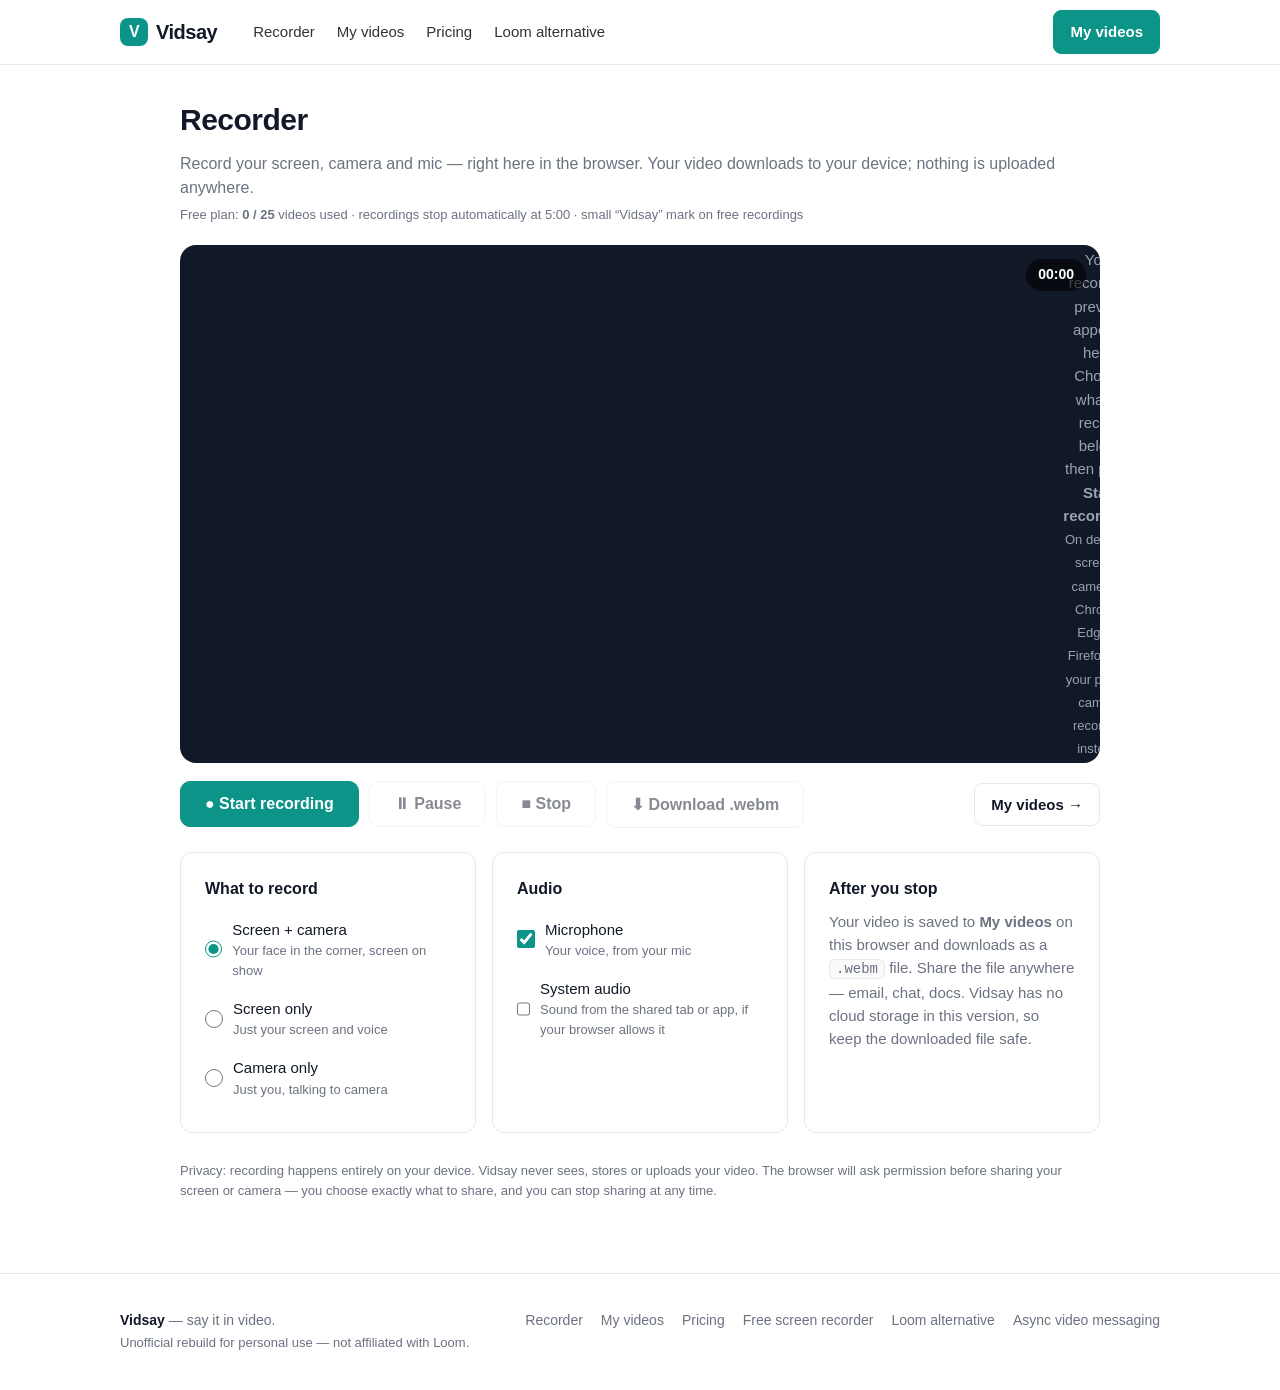
<file: recorder.html>
<!DOCTYPE html>
<html lang="en">
<head>
<meta charset="UTF-8">
<meta name="viewport" content="width=device-width, initial-scale=1">
<title>Recorder — Vidsay | Free Screen Recorder in Your Browser</title>
<meta name="description" content="Record your screen, camera and mic right in the browser. Free, no install, no signup — your video downloads as a .webm file to your device.">
<link rel="canonical" href="https://vidsay.pages.dev/recorder">
<meta property="og:type" content="website">
<meta property="og:site_name" content="Vidsay">
<meta property="og:title" content="Recorder — Vidsay">
<meta property="og:description" content="Record your screen, camera and mic right in the browser. Free, no install, no signup.">
<meta property="og:url" content="https://vidsay.pages.dev/recorder">
<meta name="twitter:card" content="summary">
<meta name="twitter:title" content="Recorder — Vidsay">
<meta name="twitter:description" content="Record your screen, camera and mic right in the browser. Free, no install, no signup.">
<link rel="stylesheet" href="styles.css">
<link rel="icon" href="data:image/svg+xml,<svg xmlns='http://www.w3.org/2000/svg' viewBox='0 0 100 100'><rect width='100' height='100' rx='20' fill='%230d9488'/><text x='50' y='68' font-size='52' text-anchor='middle' fill='white' font-family='sans-serif' font-weight='bold'>V</text></svg>">
</head>
<body>
<header class="site">
  <div class="wrap nav">
    <a class="logo" href="index.html"><span class="mark">V</span> Vidsay</a>
    <nav>
      <a href="recorder.html">Recorder</a>
      <a href="library.html">My videos</a>
      <a href="pricing.html">Pricing</a>
      <a href="loom-alternative.html">Loom alternative</a>
    </nav>
    <div class="spacer"></div>
    <a class="btn primary" href="library.html">My videos</a>
  </div>
</header>

<main>
<div class="rec-wrap">
  <h1 style="font-size:30px;letter-spacing:-.5px">Recorder</h1>
  <p class="muted" style="margin:8px 0 4px" id="recIntro">Record your screen, camera and mic — right here in the browser. Your video downloads to your device; nothing is uploaded anywhere.</p>
  <p class="small muted" id="planLine">Free plan: <b id="freeCount">0 / 25</b> videos used · recordings stop automatically at 5:00 · small “Vidsay” mark on free recordings</p>

  <div class="rec-stage" style="margin-top:20px">
    <video id="preview" autoplay muted playsinline></video>
    <div class="placeholder" id="placeholder">Your recording preview appears here.<br>Choose what to record below, then press <b>Start recording</b>.<br><span class="small" id="phNote">On desktop: screen + camera in Chrome, Edge or Firefox. On your phone: camera recording instead.</span></div>
    <div class="live-dot" id="liveDot"><i></i> REC</div>
    <div class="timer" id="timer">00:00</div>
  </div>

  <div class="alert err" id="errBox"></div>
  <div class="alert info" id="infoBox"></div>
  <div class="alert warn" id="warnBox"></div>

  <div class="rec-controls">
    <button class="btn primary big" id="btnStart">● Start recording</button>
    <button class="btn big" id="btnPause" disabled>⏸ Pause</button>
    <button class="btn big" id="btnStop" disabled>■ Stop</button>
    <button class="btn big" id="btnCamSwitch" style="display:none">🔄 Switch to rear camera</button>
    <button class="btn big" id="btnDownload" disabled>⬇ Download .webm</button>
    <div class="spacer"></div>
    <a class="btn" href="library.html">My videos →</a>
  </div>

  <div class="rec-options">
    <div class="card">
      <h3>What to record</h3>
      <label class="opt-row" id="optScreenCam"><input type="radio" name="src" value="screen-cam" checked> <span>Screen + camera<small>Your face in the corner, screen on show</small></span></label>
      <label class="opt-row" id="optScreen"><input type="radio" name="src" value="screen"> <span>Screen only<small>Just your screen and voice</small></span></label>
      <label class="opt-row"><input type="radio" name="src" value="cam"> <span>Camera only<small>Just you, talking to camera</small></span></label>
      <p class="small muted" id="camOnlyNote" style="display:none;margin-top:8px">Screen sharing isn't available here, so Vidsay records your camera instead.</p>
    </div>
    <div class="card">
      <h3>Audio</h3>
      <label class="opt-row"><input type="checkbox" id="optMic" checked> <span>Microphone<small>Your voice, from your mic</small></span></label>
      <label class="opt-row" id="optSysRow"><input type="checkbox" id="optSysAudio"> <span>System audio<small>Sound from the shared tab or app, if your browser allows it</small></span></label>
    </div>
    <div class="card">
      <h3>After you stop</h3>
      <p class="small muted" style="margin-top:6px">Your video is saved to <b>My videos</b> on this browser and downloads as a <code>.webm</code> file. Share the file anywhere — email, chat, docs. Vidsay has no cloud storage in this version, so keep the downloaded file safe.</p>
    </div>
  </div>

  <p class="small muted" style="margin-top:28px">Privacy: recording happens entirely on your device. Vidsay never sees, stores or uploads your video. The browser will ask permission before sharing your screen or camera — you choose exactly what to share, and you can stop sharing at any time.</p>
</div>
</main>

<footer class="site">
  <div class="wrap cols">
    <div>
      <b style="color:var(--ink)">Vidsay</b> — say it in video.<br>
      <span class="small">Unofficial rebuild for personal use — not affiliated with Loom.</span>
    </div>
    <nav>
      <a href="recorder.html">Recorder</a>
      <a href="library.html">My videos</a>
      <a href="pricing.html">Pricing</a>
      <a href="free-screen-recorder.html">Free screen recorder</a>
      <a href="loom-alternative.html">Loom alternative</a>
      <a href="async-video-messaging.html">Async video messaging</a>
    </nav>
  </div>
</footer>

<canvas id="mix" width="1280" height="720" style="display:none"></canvas>
<video id="screenVid" autoplay muted playsinline style="display:none"></video>
<video id="camVid" autoplay muted playsinline style="display:none"></video>
<script src="js/recorder.js"></script>
</body>
</html>
</file>
<file: styles.css>
/* Vidsay — shared styles. Lightweight, no framework. */
:root{
  --ink:#111827; --muted:#6b7280; --line:#e8e8e8; --bg:#fff; --soft:#fafafa;
  --accent:#0d9488; --accent-dark:#0b7c74; --accent-soft:#f0fdfa; --green:#16a34a; --red:#dc2626; --amber:#d97706;
  --radius:12px; --max:1080px; --shadow:0 8px 30px rgba(0,0,0,.08);
}
*{box-sizing:border-box;margin:0;padding:0}
html{scroll-behavior:smooth}
body{font-family:-apple-system,BlinkMacSystemFont,"Segoe UI",Inter,Roboto,Helvetica,Arial,sans-serif;color:var(--ink);background:var(--bg);line-height:1.55;font-size:16px}
a{color:inherit;text-decoration:none}
a:hover{text-decoration:underline}
img,video{max-width:100%}
.wrap{max-width:var(--max);margin:0 auto;padding:0 20px}
.muted{color:var(--muted)}
.small{font-size:13px}
.center{text-align:center}
code{background:var(--soft);border:1px solid var(--line);border-radius:6px;padding:1px 6px;font-size:14px}

/* header */
header.site{position:sticky;top:0;background:rgba(255,255,255,.92);backdrop-filter:blur(8px);border-bottom:1px solid var(--line);z-index:50}
.nav{display:flex;align-items:center;gap:28px;height:64px}
.logo{font-weight:800;font-size:20px;letter-spacing:-.5px;display:flex;align-items:center;gap:8px}
.logo .mark{width:28px;height:28px;border-radius:8px;background:var(--accent);color:#fff;display:inline-flex;align-items:center;justify-content:center;font-size:16px}
.nav nav{display:flex;gap:22px;font-size:15px;margin-left:8px}
.nav nav a{color:#333}
.nav .spacer{flex:1}
.btn{display:inline-flex;align-items:center;justify-content:center;gap:6px;border:1px solid var(--line);background:#fff;color:var(--ink);border-radius:8px;padding:9px 16px;font-size:15px;font-weight:600;cursor:pointer;white-space:nowrap}
.btn:hover{text-decoration:none;border-color:#cfcfcf}
.btn.primary{background:var(--accent);border-color:var(--accent);color:#fff}
.btn.primary:hover{background:var(--accent-dark)}
.btn.dark{background:var(--ink);border-color:var(--ink);color:#fff}
.btn.big{padding:13px 24px;font-size:16px;border-radius:10px}
.btn:disabled{opacity:.5;cursor:not-allowed}
.btn.danger{color:var(--red);border-color:#fecaca}
.btn.ghost{border-color:transparent;background:transparent}

/* hero */
.hero{padding:88px 0 64px;text-align:center}
.hero h1{font-size:clamp(36px,5.5vw,60px);line-height:1.08;letter-spacing:-1.5px;font-weight:800}
.hero h1 .hl{color:var(--accent)}
.hero p.lede{font-size:19px;color:var(--muted);max-width:640px;margin:18px auto 0}
.hero .cta-row{display:flex;gap:12px;justify-content:center;margin-top:30px;flex-wrap:wrap}
.hero .fine{margin-top:14px;font-size:14px;color:var(--muted)}
.hero-shot{margin:56px auto 0;max-width:860px;border:1px solid var(--line);border-radius:16px;box-shadow:var(--shadow);overflow:hidden;text-align:left}
.hero-shot .bar{display:flex;gap:6px;padding:12px 16px;background:var(--soft);border-bottom:1px solid var(--line);align-items:center}
.hero-shot .bar i{width:11px;height:11px;border-radius:50%;background:#ddd;display:block}
.hero-shot .bar i:first-child{background:#ff5f57}.hero-shot .bar i:nth-child(2){background:#febc2e}.hero-shot .bar i:nth-child(3){background:#28c840}
.hero-shot .bar span{font-size:13px;color:var(--muted);margin-left:8px}
.hero-shot .demo{padding:28px 32px}
.hero-shot .demo h3{font-size:22px;margin-bottom:4px}

/* sections */
section.block{padding:72px 0}
section.block.alt{background:var(--soft)}
h2.sec{font-size:clamp(28px,4vw,40px);letter-spacing:-.8px;line-height:1.15;font-weight:800}
h2.sec .hl{color:var(--accent)}
.sec-sub{color:var(--muted);font-size:18px;max-width:640px;margin-top:12px}
.grid3{display:grid;grid-template-columns:repeat(3,1fr);gap:20px;margin-top:36px}
.grid2{display:grid;grid-template-columns:repeat(2,1fr);gap:20px;margin-top:36px}
.card{border:1px solid var(--line);border-radius:var(--radius);padding:24px;background:#fff}
.card h3{font-size:19px;margin-bottom:8px}
.card p{color:var(--muted);font-size:15px}
.card .ico{font-size:26px;margin-bottom:12px}
.steps{display:grid;grid-template-columns:repeat(3,1fr);gap:20px;margin-top:36px}
.step .num{width:36px;height:36px;border-radius:50%;background:var(--accent-soft);color:var(--accent);font-weight:800;display:flex;align-items:center;justify-content:center;margin-bottom:12px}
.step h3{font-size:18px;margin-bottom:6px}
.step p{color:var(--muted);font-size:15px}

/* pricing */
.price-grid{display:grid;grid-template-columns:repeat(2,1fr);gap:20px;margin-top:36px;max-width:760px;margin-left:auto;margin-right:auto}
.price-card{border:1px solid var(--line);border-radius:16px;padding:28px;background:#fff}
.price-card.hot{border:2px solid var(--accent);box-shadow:var(--shadow)}
.price-card h3{font-size:20px}
.price-card .price{font-size:44px;font-weight:800;letter-spacing:-1px;margin:10px 0}
.price-card .price span{font-size:16px;color:var(--muted);font-weight:400}
.price-card ul{list-style:none;margin:18px 0}
.price-card li{padding:7px 0;border-bottom:1px solid var(--soft);font-size:15px}
.price-card li:last-child{border-bottom:0}
.badge{display:inline-block;background:var(--accent-soft);color:var(--accent);font-size:12px;font-weight:700;border-radius:999px;padding:3px 10px;margin-bottom:10px}
.badge.soon{background:#fef3c7;color:var(--amber)}

/* faq */
.faq{max-width:760px;margin:36px auto 0;text-align:left}
.faq details{border:1px solid var(--line);border-radius:10px;padding:16px 20px;margin-bottom:12px;background:#fff}
.faq summary{font-weight:700;cursor:pointer;font-size:16px}
.faq p{color:var(--muted);margin-top:10px;font-size:15px}

/* recorder */
.rec-wrap{max-width:960px;margin:0 auto;padding:32px 20px 72px}
.rec-stage{position:relative;background:#111827;border-radius:16px;overflow:hidden;aspect-ratio:16/9;display:flex;align-items:center;justify-content:center}
.rec-stage.mobile{aspect-ratio:9/16;max-width:440px;margin-left:auto;margin-right:auto}
.rec-stage video{width:100%;height:100%;object-fit:contain;display:block}
.rec-stage .placeholder{color:#9ca3af;text-align:center;padding:24px;font-size:15px}
.rec-stage .live-dot{position:absolute;top:14px;left:14px;background:rgba(0,0,0,.6);color:#fff;font-size:13px;font-weight:700;padding:5px 12px;border-radius:999px;display:none;align-items:center;gap:7px}
.rec-stage .live-dot.on{display:inline-flex}
.rec-stage .live-dot i{width:9px;height:9px;border-radius:50%;background:#ef4444;display:block;animation:blink 1.2s infinite}
@keyframes blink{50%{opacity:.25}}
.rec-stage .timer{position:absolute;top:14px;right:14px;background:rgba(0,0,0,.6);color:#fff;font-size:14px;font-weight:700;padding:5px 12px;border-radius:999px;font-variant-numeric:tabular-nums}
.rec-controls{display:flex;gap:10px;flex-wrap:wrap;margin-top:18px;align-items:center}
.rec-controls .spacer{flex:1}
.rec-options{display:grid;grid-template-columns:repeat(3,1fr);gap:16px;margin-top:24px}
.rec-options .card h3{font-size:16px}
.opt-row{display:flex;align-items:center;gap:10px;padding:8px 0;font-size:15px}
.opt-row input{width:18px;height:18px;accent-color:var(--accent)}
.opt-row small{display:block;color:var(--muted);font-size:13px}
.alert{border-radius:10px;padding:14px 16px;font-size:15px;margin-top:18px;display:none}
.alert.show{display:block}
.alert.err{background:#fef2f2;border:1px solid #fecaca;color:#991b1b}
.alert.info{background:var(--accent-soft);border:1px solid #99f6e4;color:#134e4a}
.alert.warn{background:#fffbeb;border:1px solid #fde68a;color:#92400e}
.lib-list{margin-top:24px;display:flex;flex-direction:column;gap:12px}
.lib-item{border:1px solid var(--line);border-radius:12px;padding:16px 20px;display:flex;gap:16px;align-items:center;background:#fff;flex-wrap:wrap}
.lib-item .meta{flex:1;min-width:200px}
.lib-item .meta b{font-size:16px}
.lib-item .meta div{font-size:14px;color:var(--muted)}
.lib-item .acts{display:flex;gap:8px;flex-wrap:wrap}

/* prose (SEO pages) */
.prose{max-width:760px;margin:0 auto;padding:48px 20px 72px}
.prose h1{font-size:clamp(30px,4.5vw,44px);letter-spacing:-1px;line-height:1.12;font-weight:800;margin-bottom:16px}
.prose h2{font-size:24px;margin:36px 0 10px;letter-spacing:-.4px}
.prose p{color:#374151;margin-bottom:14px;font-size:16.5px}
.prose ul{margin:0 0 16px 22px;color:#374151}
.prose li{margin-bottom:6px}
.prose .lede{font-size:19px;color:var(--muted)}

/* footer */
footer.site{border-top:1px solid var(--line);padding:36px 0;color:var(--muted);font-size:14px}
footer.site .cols{display:flex;gap:32px;flex-wrap:wrap;justify-content:space-between}
footer.site nav{display:flex;gap:18px;flex-wrap:wrap}
footer.site a{color:var(--muted)}

@media (max-width:760px){
  .grid3,.grid2,.steps,.price-grid,.rec-options{grid-template-columns:1fr}
  .nav nav{display:none}
  .hero{padding:56px 0 40px}
  section.block{padding:48px 0}
}
</file>
